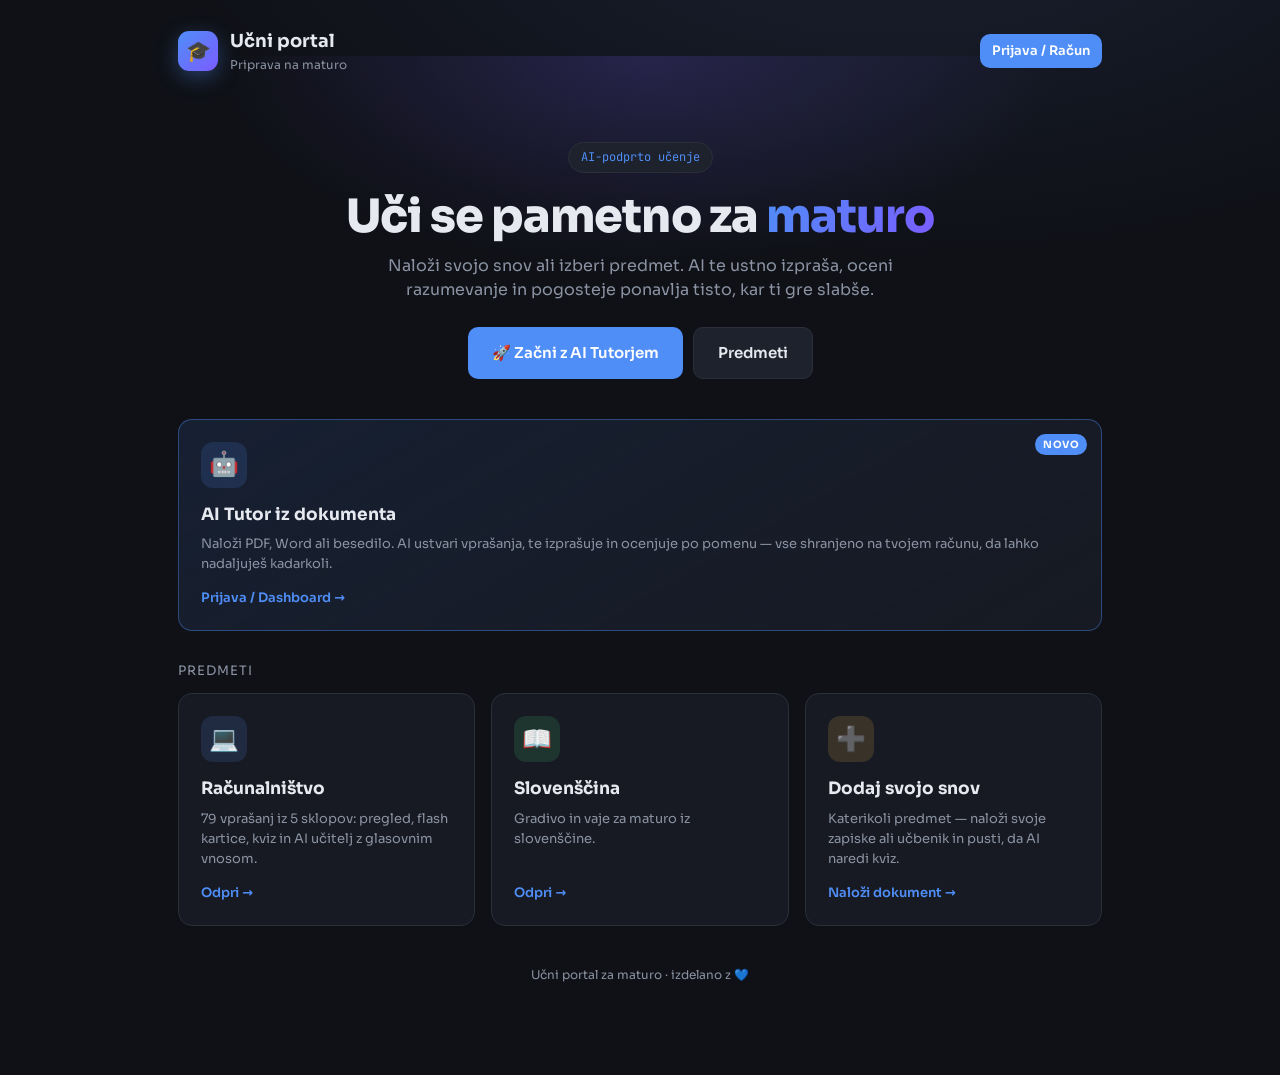
<file: index.html>
<!DOCTYPE html>
<html lang="sl">
<head>
<meta charset="UTF-8">
<meta name="viewport" content="width=device-width, initial-scale=1.0">
<title>Matura — Učni portal</title>
<link href="https://fonts.googleapis.com/css2?family=Sora:wght@400;500;600;700;800&family=JetBrains+Mono:wght@400;500&display=swap" rel="stylesheet">
<link rel="stylesheet" href="/theme.css">
<style>
  /* HERO */
  .hero{position:relative;text-align:center;padding:46px 16px 30px;margin-bottom:10px}
  .hero::before{content:"";position:absolute;inset:-40px 0 0;z-index:-1;
    background:radial-gradient(600px 300px at 50% 0%, rgba(123,92,255,.18), transparent 70%)}
  .badge{display:inline-block;font-size:12px;font-family:'JetBrains Mono',monospace;color:var(--accent);
    border:1px solid var(--border);background:var(--panel2);padding:5px 12px;border-radius:999px;margin-bottom:18px}
  .hero h1{font-size:clamp(28px,6vw,46px);font-weight:800;margin:0 0 12px;letter-spacing:-.02em;line-height:1.1}
  .hero h1 .grad{background:linear-gradient(120deg,var(--accent),#7b5cff);-webkit-background-clip:text;background-clip:text;color:transparent}
  .hero p{max-width:540px;margin:0 auto 24px;color:var(--muted);font-size:16px}
  .hero .btn-row{justify-content:center}
  .btn-lg{padding:13px 24px;font-size:15px}

  /* GRID KARTIC */
  .grid{display:grid;grid-template-columns:repeat(auto-fit,minmax(250px,1fr));gap:16px;margin-top:8px}
  .tile{display:flex;flex-direction:column;background:var(--panel);border:1px solid var(--border);
    border-radius:var(--radius);padding:22px;transition:.18s;text-decoration:none;color:var(--text);position:relative;overflow:hidden}
  .tile:hover{transform:translateY(-3px);border-color:var(--accent);box-shadow:0 10px 30px rgba(0,0,0,.35)}
  .tile .ico{width:46px;height:46px;border-radius:12px;display:flex;align-items:center;justify-content:center;
    font-size:24px;margin-bottom:14px}
  .tile h3{margin:0 0 6px;font-size:17px}
  .tile p{margin:0;color:var(--muted);font-size:13px;flex:1}
  .tile .go{margin-top:14px;font-size:13px;font-weight:600;color:var(--accent)}
  .tile.feature{background:linear-gradient(150deg,rgba(79,142,247,.12),var(--panel));border-color:rgba(79,142,247,.4)}
  .pill-new{position:absolute;top:14px;right:14px;font-size:10px;font-weight:700;letter-spacing:.05em;
    background:var(--accent);color:#fff;padding:3px 8px;border-radius:999px}
  .ico-a{background:var(--accent-soft);color:var(--accent)}
  .ico-b{background:rgba(62,201,122,.15);color:var(--good)}
  .ico-c{background:rgba(242,184,75,.15);color:var(--partial)}

  .sec-title{font-size:13px;text-transform:uppercase;letter-spacing:.08em;color:var(--muted);margin:30px 0 12px}
  footer{text-align:center;color:var(--muted);font-size:12px;margin-top:40px}
</style>
</head>
<body>
<div class="wrap">

  <div class="topbar">
    <div class="brand">
      <div class="logo">🎓</div>
      <div><h1>Učni portal</h1><p>Priprava na maturo</p></div>
    </div>
    <div class="userbox">
      <a class="btn btn-primary btn-sm" href="/prijava.html">Prijava / Račun</a>
    </div>
  </div>

  <!-- HERO -->
  <section class="hero">
    <span class="badge">AI-podprto učenje</span>
    <h1>Uči se pametno za <span class="grad">maturo</span></h1>
    <p>Naloži svojo snov ali izberi predmet. AI te ustno izpraša, oceni razumevanje
       in pogosteje ponavlja tisto, kar ti gre slabše.</p>
    <div class="btn-row">
      <a class="btn btn-primary btn-lg" href="/prijava.html">🚀 Začni z AI Tutorjem</a>
      <a class="btn btn-ghost btn-lg" href="#predmeti">Predmeti</a>
    </div>
  </section>

  <!-- GLAVNA FUNKCIJA -->
  <div class="grid">
    <a class="tile feature" href="/prijava.html">
      <span class="pill-new">NOVO</span>
      <div class="ico ico-a">🤖</div>
      <h3>AI Tutor iz dokumenta</h3>
      <p>Naloži PDF, Word ali besedilo. AI ustvari vprašanja, te izprašuje in ocenjuje po pomenu —
         vse shranjeno na tvojem računu, da lahko nadaljuješ kadarkoli.</p>
      <span class="go">Prijava / Dashboard →</span>
    </a>
  </div>

  <!-- PREDMETI -->
  <div class="sec-title" id="predmeti">Predmeti</div>
  <div class="grid">
    <a class="tile" href="/racunalnistvo/racunalnistvo.html">
      <div class="ico ico-a">💻</div>
      <h3>Računalništvo</h3>
      <p>79 vprašanj iz 5 sklopov: pregled, flash kartice, kviz in AI učitelj z glasovnim vnosom.</p>
      <span class="go">Odpri →</span>
    </a>

    <a class="tile" href="/slovenscina/slovenscina.html">
      <div class="ico ico-b">📖</div>
      <h3>Slovenščina</h3>
      <p>Gradivo in vaje za maturo iz slovenščine.</p>
      <span class="go">Odpri →</span>
    </a>

    <a class="tile" href="/prijava.html">
      <div class="ico ico-c">➕</div>
      <h3>Dodaj svojo snov</h3>
      <p>Katerikoli predmet — naloži svoje zapiske ali učbenik in pusti, da AI naredi kviz.</p>
      <span class="go">Naloži dokument →</span>
    </a>
  </div>

  <footer>Učni portal za maturo · izdelano z 💙</footer>
</div>
</body>
</html>
</file>
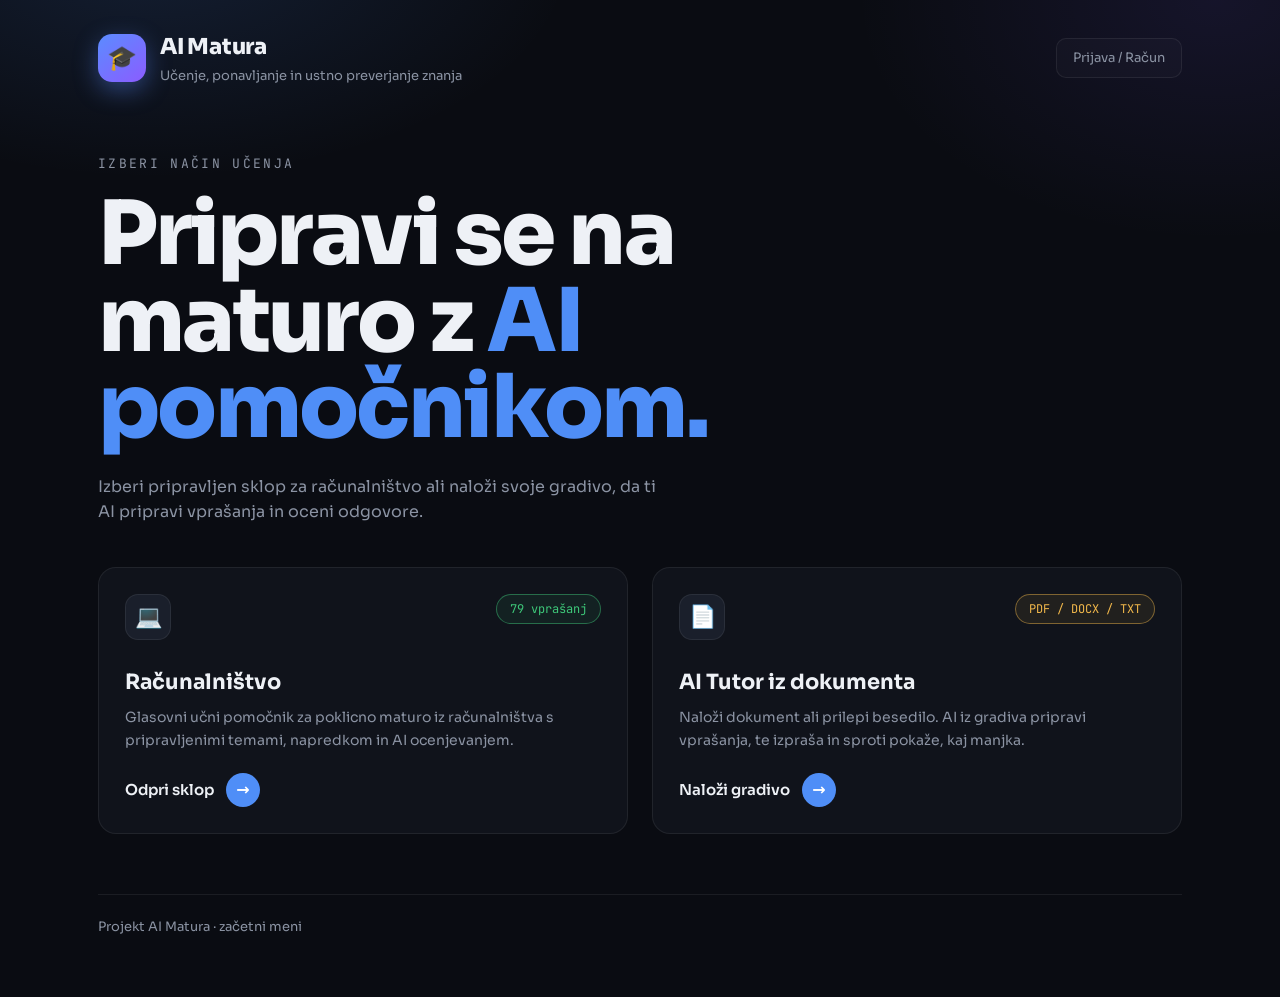
<file: index2.html>
<!DOCTYPE html>
<html lang="sl">
<head>
<meta charset="UTF-8">
<meta name="viewport" content="width=device-width, initial-scale=1.0">
<title>AI Matura — Učni portal</title>
<link href="https://fonts.googleapis.com/css2?family=Sora:wght@400;500;600;700;800&family=JetBrains+Mono:wght@400;500&display=swap" rel="stylesheet">
<style>
  :root{
    --bg:#0a0c12; --panel:#10131b; --line:rgba(255,255,255,.07);
    --text:#eef1f6; --muted:#8b93a3; --accent:#4f8ef7;
    --green:#3ec97a; --amber:#f2b84b; --radius:18px;
  }
  *{box-sizing:border-box}
  body{margin:0;min-height:100vh;color:var(--text);font-family:'Sora',system-ui,sans-serif;line-height:1.55;
    background:
      radial-gradient(700px 380px at 12% -5%, rgba(79,142,247,.14), transparent 60%),
      radial-gradient(600px 400px at 95% 0%, rgba(123,92,255,.10), transparent 60%),
      var(--bg);}
  .wrap{max-width:1140px;margin:0 auto;padding:30px 28px 60px}
  a{text-decoration:none;color:inherit}
  .mono{font-family:'JetBrains Mono',monospace}

  /* TOP / BRAND */
  .top{display:flex;align-items:center;justify-content:space-between;gap:16px;flex-wrap:wrap}
  .brand{display:flex;align-items:center;gap:14px}
  .logo{width:48px;height:48px;border-radius:14px;background:linear-gradient(140deg,#5b8cff,#8b5cff);
    display:flex;align-items:center;justify-content:center;font-size:24px;box-shadow:0 8px 24px rgba(91,140,255,.4)}
  .brand h1{font-size:22px;margin:0;font-weight:800;letter-spacing:-.01em}
  .brand p{margin:2px 0 0;color:var(--muted);font-size:13px}
  .login{font-size:13px;color:var(--muted);border:1px solid var(--line);padding:9px 16px;border-radius:10px;
    transition:.15s;background:rgba(255,255,255,.02)}
  .login:hover{border-color:var(--accent);color:var(--text)}

  /* HERO */
  .eyebrow{margin:68px 0 18px;font-family:'JetBrains Mono',monospace;font-size:13px;letter-spacing:.18em;
    text-transform:uppercase;color:var(--muted)}
  .headline{font-size:clamp(44px,8.5vw,88px);font-weight:800;line-height:.98;letter-spacing:-.03em;margin:0;max-width:13ch}
  .headline .blue{color:var(--accent)}
  .lead{max-width:560px;margin:24px 0 0;color:var(--muted);font-size:16px}

  /* KARTICE */
  .grid{display:grid;grid-template-columns:repeat(auto-fit,minmax(300px,1fr));gap:24px;margin-top:42px}
  .card{position:relative;background:var(--panel);border:1px solid var(--line);border-radius:var(--radius);
    padding:26px;transition:.18s;display:flex;flex-direction:column;min-height:230px}
  .card:hover{transform:translateY(-4px);border-color:rgba(79,142,247,.5);box-shadow:0 16px 40px rgba(0,0,0,.4)}
  .card-top{display:flex;align-items:flex-start;justify-content:space-between;margin-bottom:auto}
  .ico{width:46px;height:46px;border-radius:13px;background:#1a1f2b;border:1px solid var(--line);
    display:flex;align-items:center;justify-content:center;font-size:22px}
  .pill{font-family:'JetBrains Mono',monospace;font-size:12px;padding:5px 13px;border-radius:999px;white-space:nowrap}
  .pill.green{color:var(--green);border:1px solid rgba(62,201,122,.45);background:rgba(62,201,122,.08)}
  .pill.amber{color:var(--amber);border:1px solid rgba(242,184,75,.45);background:rgba(242,184,75,.08)}
  .card h3{margin:26px 0 8px;font-size:21px;font-weight:700}
  .card p{margin:0;color:var(--muted);font-size:14px;line-height:1.6}
  .card .cta{display:flex;align-items:center;gap:12px;margin-top:22px;font-weight:600;font-size:15px}
  .arrow{width:34px;height:34px;border-radius:50%;background:var(--accent);color:#fff;display:flex;
    align-items:center;justify-content:center;font-size:16px;transition:.18s}
  .card:hover .arrow{transform:translateX(3px);box-shadow:0 6px 16px rgba(79,142,247,.5)}

  footer{margin-top:60px;padding-top:22px;border-top:1px solid var(--line);color:var(--muted);font-size:13px}
</style>
</head>
<body>
<div class="wrap">

  <div class="top">
    <div class="brand">
      <div class="logo">🎓</div>
      <div>
        <h1>AI Matura</h1>
        <p>Učenje, ponavljanje in ustno preverjanje znanja</p>
      </div>
    </div>
    <a class="login" href="/prijava.html">Prijava / Račun</a>
  </div>

  <!-- HERO -->
  <div class="eyebrow">Izberi način učenja</div>
  <h1 class="headline">Pripravi se na maturo z <span class="blue">AI pomočnikom.</span></h1>
  <p class="lead">Izberi pripravljen sklop za računalništvo ali naloži svoje gradivo, da ti AI
     pripravi vprašanja in oceni odgovore.</p>

  <!-- KARTICE -->
  <div class="grid">
    <a class="card" href="/racunalnistvo/racunalnistvo_ai_ucitelj.html">
      <div class="card-top">
        <div class="ico">💻</div>
        <span class="pill green">79 vprašanj</span>
      </div>
      <h3>Računalništvo</h3>
      <p>Glasovni učni pomočnik za poklicno maturo iz računalništva s pripravljenimi temami,
         napredkom in AI ocenjevanjem.</p>
      <div class="cta">Odpri sklop <span class="arrow">→</span></div>
    </a>

    <a class="card" href="/prijava.html">
      <div class="card-top">
        <div class="ico">📄</div>
        <span class="pill amber">PDF / DOCX / TXT</span>
      </div>
      <h3>AI Tutor iz dokumenta</h3>
      <p>Naloži dokument ali prilepi besedilo. AI iz gradiva pripravi vprašanja, te izpraša
         in sproti pokaže, kaj manjka.</p>
      <div class="cta">Naloži gradivo <span class="arrow">→</span></div>
    </a>
  </div>

  <footer>Projekt AI Matura · začetni meni</footer>
</div>
</body>
</html>
</file>
<file: theme.css>
/* =========== Skupni temni stil (lib/theme.css) =========== */
:root{
  --bg:#0f1117; --panel:#171a22; --panel2:#1e222c; --border:#2a2f3a;
  --text:#e6e9ef; --muted:#8b93a3; --accent:#4f8ef7; --accent-soft:rgba(79,142,247,.15);
  --good:#3ec97a; --partial:#f2b84b; --bad:#f25f5c; --radius:14px;
}
*{box-sizing:border-box}
body{margin:0;background:radial-gradient(1200px 600px at 70% -10%,#1a2030 0%,var(--bg) 60%);
  color:var(--text);font-family:'Sora',system-ui,sans-serif;min-height:100vh;line-height:1.55}
.wrap{max-width:960px;margin:0 auto;padding:20px 18px 90px}
a{color:var(--accent)}
code,.mono{font-family:'JetBrains Mono',monospace}

.topbar{display:flex;align-items:center;justify-content:space-between;gap:14px;margin:8px 0 22px;flex-wrap:wrap}
.brand{display:flex;align-items:center;gap:12px}
.logo{width:40px;height:40px;border-radius:11px;background:linear-gradient(135deg,var(--accent),#7b5cff);
  display:flex;align-items:center;justify-content:center;font-size:20px;box-shadow:0 6px 20px rgba(79,142,247,.35)}
.brand h1{font-size:18px;margin:0;font-weight:700}
.brand p{margin:0;color:var(--muted);font-size:12px}
.userbox{display:flex;align-items:center;gap:10px;font-size:13px;color:var(--muted);flex-wrap:wrap}

.card{background:var(--panel);border:1px solid var(--border);border-radius:var(--radius);
  padding:22px;margin-bottom:18px;animation:rise .35s ease}
@keyframes rise{from{opacity:0;transform:translateY(8px)}to{opacity:1;transform:none}}

.btn{appearance:none;border:none;cursor:pointer;font-family:inherit;font-weight:600;font-size:14px;
  padding:11px 18px;border-radius:10px;transition:.15s;display:inline-flex;align-items:center;gap:8px;text-decoration:none}
.btn-primary{background:var(--accent);color:#fff}
.btn-primary:hover{filter:brightness(1.08)}
.btn-primary:disabled{opacity:.5;cursor:not-allowed}
.btn-ghost{background:var(--panel2);color:var(--text);border:1px solid var(--border)}
.btn-ghost:hover{border-color:var(--accent)}
.btn-sm{padding:7px 12px;font-size:13px}
.btn-danger{background:transparent;color:var(--bad);border:1px solid var(--border)}
.btn-danger:hover{border-color:var(--bad)}
.btn-row{display:flex;gap:10px;flex-wrap:wrap;margin-top:16px}

input,textarea,select{font-family:inherit}
.field{width:100%;background:var(--panel2);color:var(--text);border:1px solid var(--border);
  border-radius:10px;padding:11px 12px;font-size:14px;margin-top:6px}
.field:focus{outline:none;border-color:var(--accent)}
textarea.field{min-height:120px;resize:vertical}
label.lbl{font-size:13px;color:var(--muted);display:block;margin-top:14px}

.chip{display:inline-block;background:var(--accent-soft);color:var(--accent);border:1px solid var(--border);
  padding:4px 10px;border-radius:999px;font-size:12px;margin:3px 4px 0 0}
.muted{color:var(--muted);font-size:13px}
.loader{display:inline-block;width:16px;height:16px;border:2px solid rgba(255,255,255,.3);
  border-top-color:#fff;border-radius:50%;animation:spin .7s linear infinite;vertical-align:middle}
@keyframes spin{to{transform:rotate(360deg)}}
.err{color:var(--bad);font-size:13px;margin-top:8px}
.ok{color:var(--good);font-size:13px;margin-top:8px}
.hidden{display:none}

.stats{display:flex;gap:14px;flex-wrap:wrap}
.stat{flex:1;min-width:120px;background:var(--panel2);border:1px solid var(--border);border-radius:12px;padding:14px}
.stat .num{font-size:24px;font-weight:700;font-family:'JetBrains Mono',monospace}
.stat .lbl{font-size:12px;color:var(--muted);margin-top:2px}
</file>
